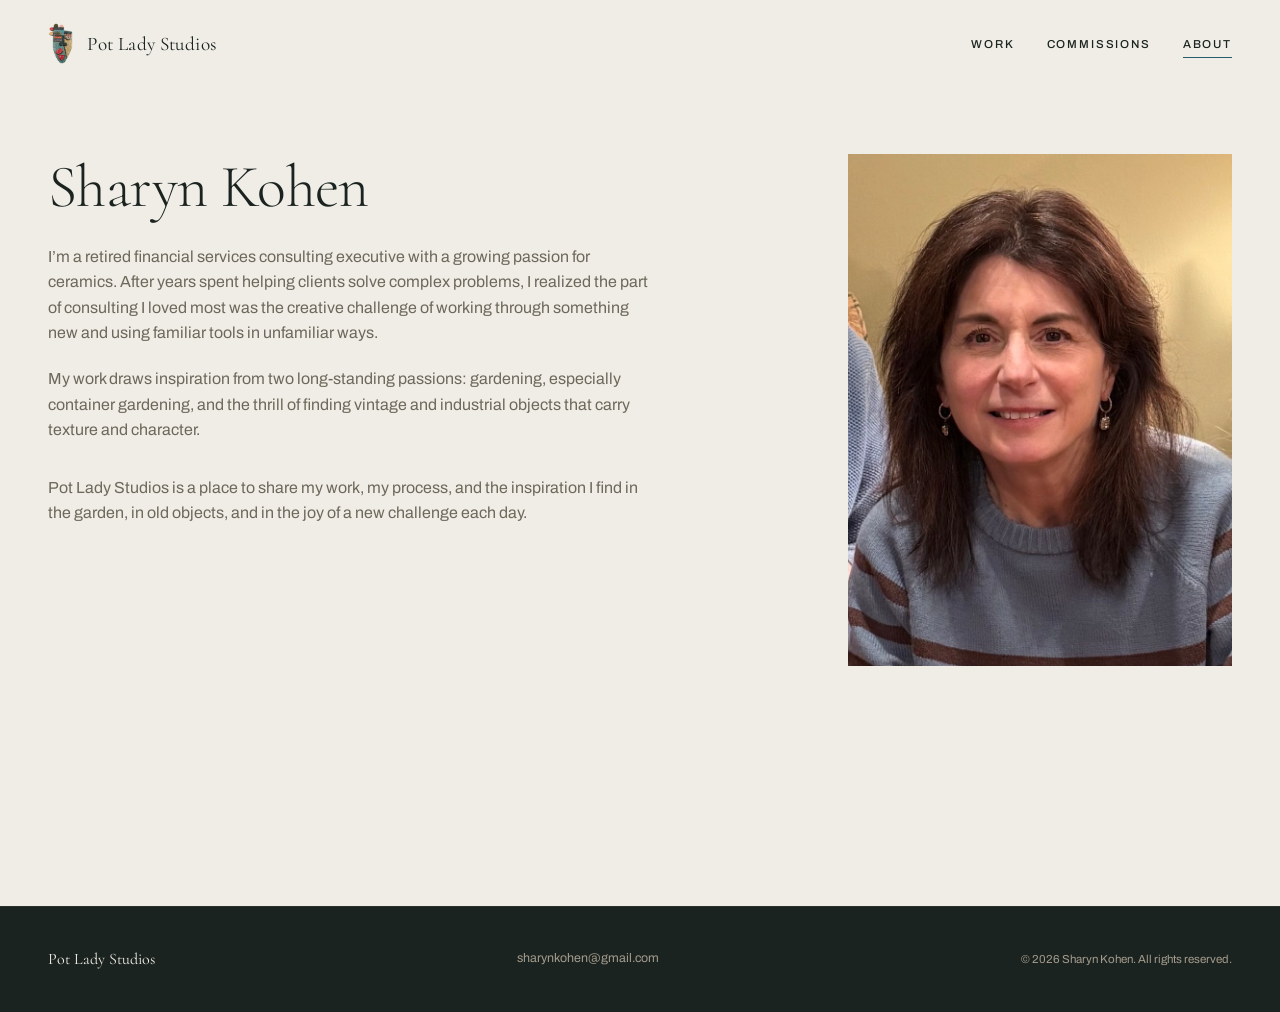
<file: about.html>
<!DOCTYPE html>
<html lang="en">
<head>
  <meta charset="UTF-8">
  <meta name="viewport" content="width=device-width, initial-scale=1.0">
  <title>About &mdash; Pot Lady Studios</title>
  <meta name="description" content="About Sharyn Kohen, the maker behind Pot Lady Studios handmade ceramics.">
  <link rel="icon" type="image/png" href="images/admin/favicon.png">
  <link rel="preconnect" href="https://fonts.googleapis.com">
  <link rel="preconnect" href="https://fonts.gstatic.com" crossorigin>
  <link href="https://fonts.googleapis.com/css2?family=Cormorant:ital,wght@0,300;0,400;0,500;1,300;1,400&family=Archivo:wght@300;400;500;600&display=swap" rel="stylesheet">
  <link rel="stylesheet" href="styles.css">
</head>
<body>

  <nav class="nav" id="nav">
    <a href="index.html" class="nav-mark" aria-label="Pot Lady Studios home">
      <img class="mark-img" src="images/admin/logo.png" alt="Pot Lady Studios">
      <span class="mark-text">Pot Lady Studios</span>
    </a>
    <div class="nav-links">
      <a href="index.html">Work</a>
      <a href="commissions.html" class="nav-cta">Commissions</a>
      <a href="about.html" aria-current="page">About</a>
    </div>
  </nav>

  <section class="about about-stacked" id="about">
    <div class="about-text reveal">
      <h2 class="section-title">Sharyn Kohen</h2>
      <p>I&rsquo;m a retired financial services consulting executive with a growing passion for ceramics. After years spent helping clients solve complex problems, I realized the part of consulting I loved most was the creative challenge of working through something new and using familiar tools in unfamiliar ways.</p>
      <p>My work draws inspiration from two long-standing passions: gardening, especially container gardening, and the thrill of finding vintage and industrial objects that carry texture and character.</p>
    </div>
    <div class="about-image reveal"><img src="images/admin/profile.jpg" alt="Portrait of Sharyn Kohen in the studio"></div>
    <div class="about-text reveal">
      <p>Pot Lady Studios is a place to share my work, my process, and the inspiration I find in the garden, in old objects, and in the joy of a new challenge each day.</p>
    </div>
  </section>

  <footer class="footer">
    <div class="footer-mark">
      <span>Pot Lady Studios</span>
    </div>
    <div class="footer-links">
      <a href="mailto:sharynkohen@gmail.com">sharynkohen@gmail.com</a>
    </div>
    <p class="footer-copy">&copy; 2026 Sharyn Kohen. All rights reserved.</p>
  </footer>

  <script>
    (function () {
      var nav = document.getElementById("nav");
      function onScroll() { nav.classList.toggle("is-scrolled", window.scrollY > 32); }
      window.addEventListener("scroll", onScroll, { passive: true });
      onScroll();

      var io = new IntersectionObserver(function (entries) {
        entries.forEach(function (e) {
          if (e.isIntersecting) {
            e.target.classList.add("is-visible");
            io.unobserve(e.target);
          }
        });
      }, { threshold: 0.12, rootMargin: "0px 0px -60px 0px" });
      document.querySelectorAll(".reveal").forEach(function (el) { io.observe(el); });
    })();
  </script>

</body>
</html>
</file>
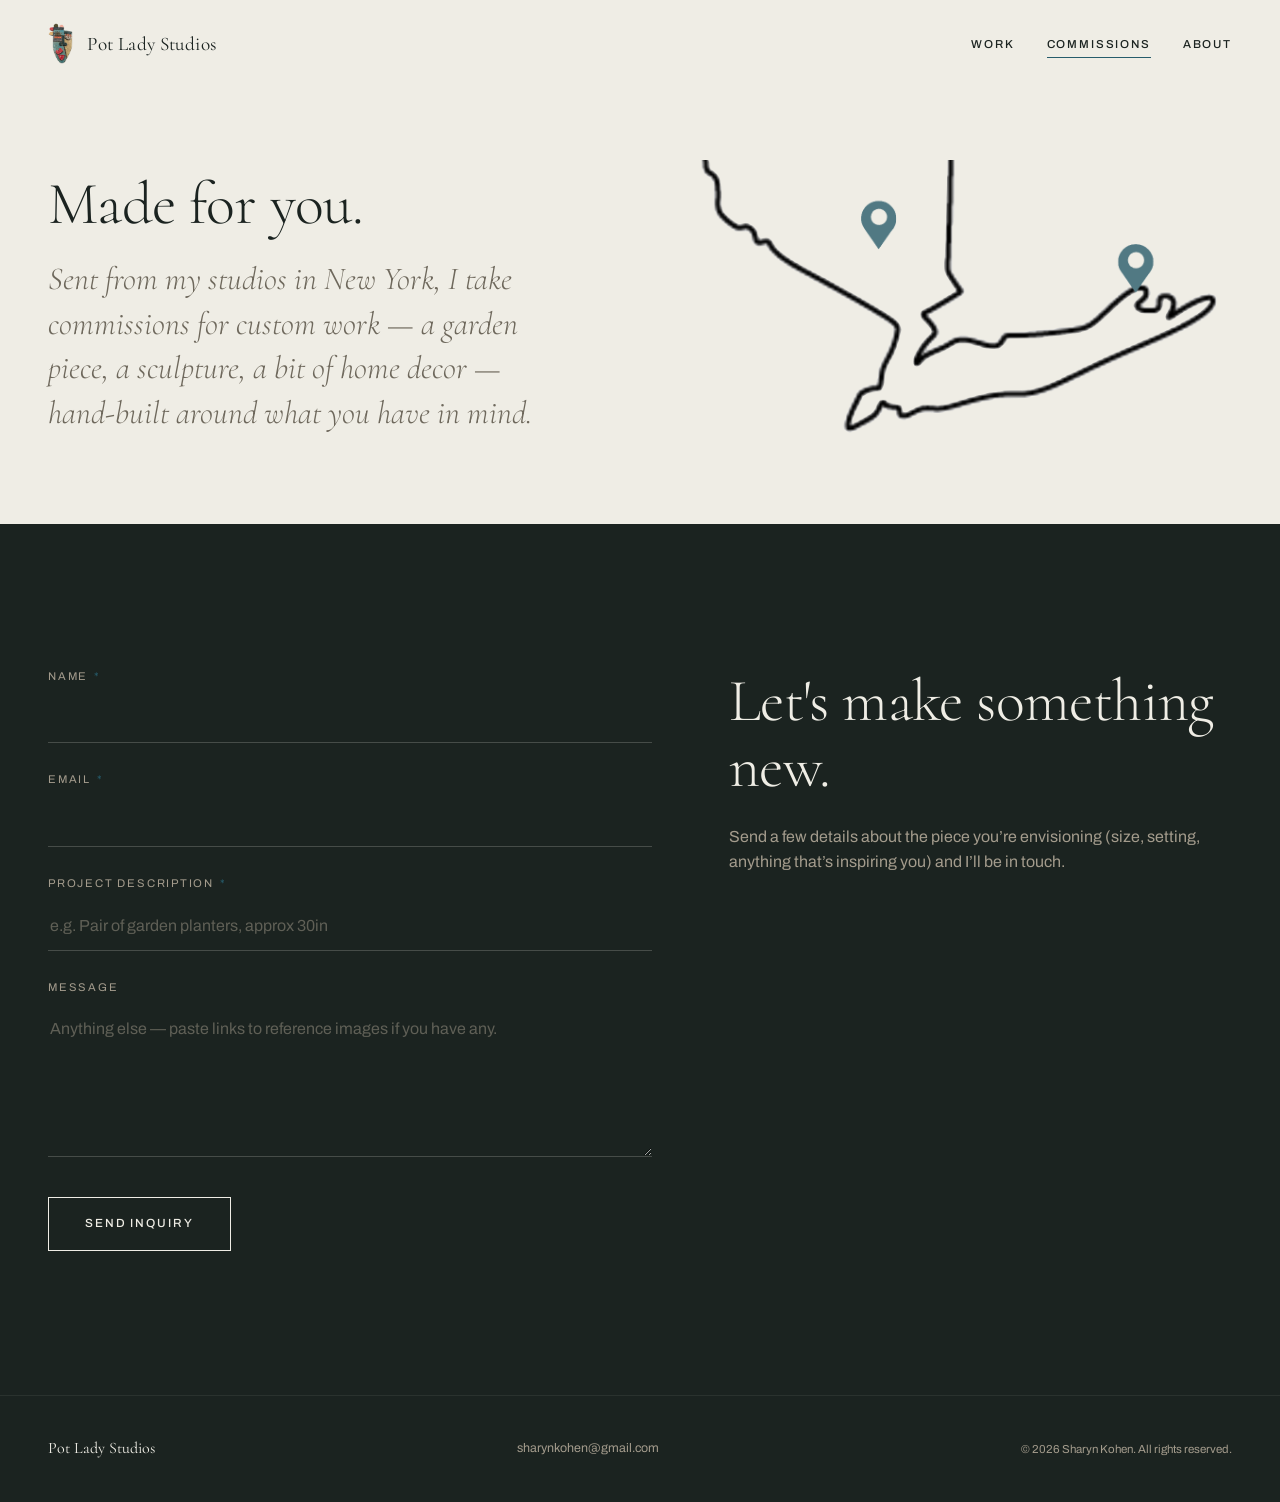
<file: commissions.html>
<!DOCTYPE html>
<html lang="en">
<head>
  <meta charset="UTF-8">
  <meta name="viewport" content="width=device-width, initial-scale=1.0">
  <title>Commissions &mdash; Pot Lady Studios</title>
  <meta name="description" content="Commission a custom hand-built ceramic piece from Sharyn Kohen &mdash; planters, vessels, and totems made to order.">
  <link rel="icon" type="image/png" href="images/admin/favicon.png">
  <link rel="preconnect" href="https://fonts.googleapis.com">
  <link rel="preconnect" href="https://fonts.gstatic.com" crossorigin>
  <link href="https://fonts.googleapis.com/css2?family=Cormorant:ital,wght@0,300;0,400;0,500;1,300;1,400&family=Archivo:wght@300;400;500;600&display=swap" rel="stylesheet">
  <link rel="stylesheet" href="styles.css">
</head>
<body>

  <nav class="nav" id="nav">
    <a href="index.html" class="nav-mark" aria-label="Pot Lady Studios home">
      <img class="mark-img" src="images/admin/logo.png" alt="Pot Lady Studios">
      <span class="mark-text">Pot Lady Studios</span>
    </a>
    <div class="nav-links">
      <a href="index.html">Work</a>
      <a href="commissions.html" class="nav-cta" aria-current="page">Commissions</a>
      <a href="about.html">About</a>
    </div>
  </nav>

  <section class="commissions-intro">
    <div class="commissions-intro-inner reveal">
      <h1 class="section-title">Made for you.</h1>
      <p class="commissions-lede">Sent from my studios in New York, I take commissions for custom work &mdash; a garden piece, a sculpture, a bit of home decor &mdash; hand-built around what you have in mind.</p>
    </div>
    <div class="commissions-map reveal">
      <img src="images/admin/ny-locations.png" alt="Map of southern New York with locations of Pot Lady Studios in Scarsdale and Mattituck">
    </div>
  </section>

  <section class="commissions" id="commissions">
    <div class="commissions-inner">
      <div class="commissions-text reveal">
        <h2 class="section-title">Let's make something new.</h2>
        <p>Send a few details about the piece you&rsquo;re envisioning (size, setting, anything that&rsquo;s inspiring you) and I&rsquo;ll be in touch.</p>
      </div>
      <form class="inquiry reveal" id="inquiry" method="POST" action="https://api.web3forms.com/submit">
        <input type="hidden" name="access_key" value="cf306f10-b3c1-4471-a8c5-974dda731b4b">
        <input type="hidden" name="subject" value="New commission inquiry — Pot Lady Studios">
        <input type="hidden" name="from_name" value="Pot Lady Studios Commissions">
        <input type="checkbox" name="botcheck" style="display:none" tabindex="-1" autocomplete="off">
        <p class="inquiry-error" id="inquiry-error" hidden>Something went wrong sending your note. Please try again, or email <a href="mailto:sharynkohen@gmail.com">sharynkohen@gmail.com</a> directly.</p>
        <div class="field">
          <label for="f-name">Name <span class="field-required" aria-hidden="true">*</span></label>
          <input id="f-name" type="text" name="name" autocomplete="name" required>
        </div>
        <div class="field">
          <label for="f-email">Email <span class="field-required" aria-hidden="true">*</span></label>
          <input id="f-email" type="email" name="email" autocomplete="email" required>
        </div>
        <div class="field">
          <label for="f-project">Project Description <span class="field-required" aria-hidden="true">*</span></label>
          <input id="f-project" type="text" name="project" placeholder="e.g. Pair of garden planters, approx 30in" required>
        </div>
        <div class="field">
          <label for="f-message">Message</label>
          <textarea id="f-message" name="message" rows="5" placeholder="Anything else — paste links to reference images if you have any."></textarea>
        </div>
        <button type="submit" class="submit">Send Inquiry</button>
        <div class="inquiry-success" id="inquiry-success" tabindex="-1" hidden>
          <p class="inquiry-success-headline">Got it, thank you!</p>
          <p class="inquiry-success-note">sharynkohen@gmail.com will reply by email within a few days.</p>
        </div>
      </form>
    </div>
  </section>

  <footer class="footer">
    <div class="footer-mark">
      <span>Pot Lady Studios</span>
    </div>
    <div class="footer-links">
      <a href="mailto:sharynkohen@gmail.com">sharynkohen@gmail.com</a>
    </div>
    <p class="footer-copy">&copy; 2026 Sharyn Kohen. All rights reserved.</p>
  </footer>

  <script>
    (function () {
      var nav = document.getElementById("nav");
      function onScroll() { nav.classList.toggle("is-scrolled", window.scrollY > 32); }
      window.addEventListener("scroll", onScroll, { passive: true });
      onScroll();

      var io = new IntersectionObserver(function (entries) {
        entries.forEach(function (e) {
          if (e.isIntersecting) {
            e.target.classList.add("is-visible");
            io.unobserve(e.target);
          }
        });
      }, { threshold: 0.12, rootMargin: "0px 0px -60px 0px" });
      document.querySelectorAll(".reveal").forEach(function (el) { io.observe(el); });

      var form = document.getElementById("inquiry");
      var success = document.getElementById("inquiry-success");
      var errEl = document.getElementById("inquiry-error");
      if (form && success) {
        form.addEventListener("submit", function (e) {
          e.preventDefault();
          if (errEl) errEl.hidden = true;
          var btn = form.querySelector(".submit");
          var label = btn.textContent;
          btn.disabled = true;
          btn.textContent = "Sending…";
          fetch("https://api.web3forms.com/submit", {
            method: "POST",
            body: new FormData(form)
          })
            .then(function (res) { return res.json().catch(function () { return {}; }); })
            .then(function (data) {
              if (!data || !data.success) throw new Error("submission failed");
              btn.textContent = "Sent";
              success.hidden = false;
              success.focus();
            })
            .catch(function () {
              btn.disabled = false;
              btn.textContent = label;
              if (errEl) errEl.hidden = false;
            });
        });
      }
    })();
  </script>

</body>
</html>
</file>
<file: styles.css>
:root {
  --bone: #efede5;
  --char: #1b2320;
  --umber: #6e685c;
  --umber-2: #a39b8c;
  --oxide: #265c6b;
  --celadon: #88a593;
  --max: 1440px;
  --gutter: clamp(1.25rem, 4vw, 3rem);
  --serif: "Cormorant", "Times New Roman", serif;
  --sans: "Archivo", system-ui, sans-serif;
}

* { box-sizing: border-box; margin: 0; padding: 0; }
html { scroll-behavior: smooth; scroll-padding-top: 5rem; }
body {
  font-family: var(--sans);
  font-weight: 400;
  background: var(--bone);
  color: var(--char);
  line-height: 1.6;
  -webkit-font-smoothing: antialiased;
  text-rendering: optimizeLegibility;
}
img, svg { display: block; max-width: 100%; }
a { color: inherit; text-decoration: none; }
button { font: inherit; background: none; border: none; cursor: pointer; color: inherit; }
input, select, textarea { font: inherit; }
::selection { background: var(--oxide); color: var(--bone); }

.eyebrow {
  font-family: var(--sans);
  font-size: 0.7rem;
  font-weight: 500;
  letter-spacing: 0.18em;
  text-transform: uppercase;
  color: var(--umber);
  margin-bottom: 1.5rem;
  display: flex;
  align-items: center;
  gap: 0.85rem;
}
.eyebrow::before {
  content: "";
  width: 2rem; height: 1px;
  background: currentColor;
}
.eyebrow-light { color: var(--umber-2); }

.section-title {
  font-family: var(--serif);
  font-weight: 300;
  font-size: clamp(2.25rem, 5vw, 3.75rem);
  line-height: 1.1;
  letter-spacing: -0.01em;
}

.hero-image img,
.about-image img {
  width: 100%; height: 100%;
  object-fit: cover;
}
/* Show the whole home-page top photo (nothing cropped); it sits centered
   inside the frame with a little breathing room if its shape differs. */
.hero-image img { object-fit: contain; object-position: center; }

/* ---------- Nav ---------- */
.nav {
  position: fixed; top: 0; left: 0; right: 0; z-index: 50;
  display: flex; justify-content: space-between; align-items: center;
  padding: 1.4rem var(--gutter);
  transition: background 0.3s ease, padding 0.3s ease, border-color 0.3s ease;
  border-bottom: 1px solid transparent;
}
.nav.is-scrolled {
  background: rgba(239, 237, 229, 0.92);
  backdrop-filter: blur(10px);
  -webkit-backdrop-filter: blur(10px);
  padding: 0.9rem var(--gutter);
  border-bottom-color: rgba(27, 35, 32, 0.08);
}
.nav-mark { display: flex; align-items: center; gap: 0.75rem; }
.mark-img { height: 2.75rem; width: auto; }
.nav.is-scrolled .mark-img { height: 2.3rem; }
.mark-text {
  font-family: var(--serif);
  font-size: 1.2rem;
  font-weight: 400;
  letter-spacing: 0.02em;
}
.nav-links { display: flex; gap: 2rem; align-items: center; }
.nav-links a {
  font-size: 0.72rem;
  font-weight: 500;
  letter-spacing: 0.16em;
  text-transform: uppercase;
  position: relative;
  padding: 0.3rem 0;
}
.nav-links a::after {
  content: "";
  position: absolute; left: 0; bottom: 0;
  width: 100%; height: 1px;
  background: var(--oxide);
  transform: scaleX(0); transform-origin: left;
  transition: transform 0.35s cubic-bezier(0.2, 0.6, 0.2, 1);
}
.nav-links a:hover::after,
.nav-links a[aria-current="page"]::after { transform: scaleX(1); }

/* ---------- Hero ---------- */
.hero {
  min-height: 100svh;
  max-width: var(--max);
  margin: 0 auto;
  padding: 0 var(--gutter);
  display: grid;
  grid-template-columns: 6fr 5fr;
  align-items: center;
  gap: clamp(2rem, 5vw, 5rem);
  position: relative;
}
.hero-text { padding-top: 3rem; }
.hero-title {
  font-family: var(--serif);
  font-weight: 300;
  font-size: clamp(3.25rem, 9.5vw, 7.5rem);
  line-height: 0.98;
  letter-spacing: -0.01em;
  margin: 0.25rem 0 2.25rem;
}
.hero-tag {
  font-size: 0.95rem;
  color: var(--umber);
  max-width: 28em;
  line-height: 1.75;
}
.hero-image { height: 72svh; align-self: center; }
.ph-hero { --tone: #a67c5b; }

.hero-collage { display: grid; grid-template-columns: 1.3fr 1fr; gap: 0.85rem; }
.hero-collage img { width: 100%; height: 100%; object-fit: cover; object-position: center; display: block; }
.collage-side { display: grid; grid-template-rows: 1fr 1fr; gap: 0.85rem; }

/* ---------- Work / Gallery ---------- */
.work {
  max-width: var(--max);
  margin: 0 auto clamp(5rem, 14vw, 11rem);
  padding: 0 var(--gutter);
}
.section-head { margin-bottom: 2.5rem; }

.filters {
  display: flex; flex-wrap: wrap; gap: 0.5rem 2.25rem;
  margin-bottom: 3rem;
  padding-top: 1.5rem;
  border-top: 1px solid rgba(27, 35, 32, 0.12);
}
.filter {
  font-size: 0.78rem;
  font-weight: 500;
  letter-spacing: 0.14em;
  text-transform: uppercase;
  color: var(--umber);
  padding: 0.4rem 0;
  position: relative;
  transition: color 0.2s ease;
}
.filter sup { font-size: 0.72em; margin-left: 0.4em; color: var(--umber-2); font-weight: 400; }
.filter::after {
  content: "";
  position: absolute; left: 0; bottom: 0;
  width: 100%; height: 2px; background: var(--oxide);
  transform: scaleX(0); transform-origin: left;
  transition: transform 0.35s cubic-bezier(0.2, 0.6, 0.2, 1);
}
.filter:hover { color: var(--char); }
.filter.is-active { color: var(--char); }
.filter.is-active::after { transform: scaleX(1); }

.gallery-grid { position: relative; opacity: 0; transition: opacity 0.4s ease; }
.gallery-grid.is-laid-out { opacity: 1; }
.grid-sizer, .piece { width: calc((100% - 3rem) / 3); }
.gutter-sizer { width: 1.5rem; }
.piece {
  position: relative;
  cursor: pointer;
  margin-bottom: 1.5rem;
}
.piece-media {
  position: relative;
  overflow: hidden;
  background: rgba(110, 104, 92, 0.08);
}
.piece img {
  width: 100%; height: auto; display: block;
  transition: transform 0.7s cubic-bezier(0.2, 0.6, 0.2, 1);
}
.piece-media::after {
  content: ""; position: absolute; inset: 0;
  background: linear-gradient(180deg, rgba(0,0,0,0) 45%, rgba(0,0,0,0.35));
  opacity: 0;
  transition: opacity 0.4s ease;
  pointer-events: none;
}
.piece:hover img { transform: scale(1.04); }
.piece:hover .piece-media::after { opacity: 1; }
.piece figcaption {
  position: absolute; left: 0; right: 0; bottom: 0;
  padding: 1rem 1.15rem;
  display: flex; justify-content: space-between; align-items: baseline; gap: 1rem;
  color: var(--bone);
  transform: translateY(0.6rem);
  opacity: 0;
  transition: opacity 0.4s ease, transform 0.4s ease;
  pointer-events: none;
}
.piece:hover figcaption { opacity: 1; transform: translateY(0); }
.piece-no { font-size: 0.7rem; letter-spacing: 0.14em; font-weight: 500; }
.piece-caption {
  font-family: "Cormorant", Georgia, serif;
  font-style: italic;
  font-size: 1rem;
  line-height: 1.3;
  color: #000;
  text-align: center;
  padding: 0.65rem 0.5rem 0;
}

/* Multi-photo pieces: a couple of stacked edges + a "+N" mark hint at the
   supporting shots before you tap, so the grid isn't a guessing game about
   which tiles hide more photos. Always visible (not hover-only) since touch
   devices have no hover state to reveal it on. */
.piece.has-extra .piece-media { overflow: visible; }
.piece-stack {
  position: absolute; inset: 0;
  background: rgba(110, 104, 92, 0.12);
  border: 1px solid rgba(27, 35, 32, 0.08);
}
.piece-stack.s1 { z-index: 1; transform: rotate(-5deg) scale(0.96); }
.piece-stack.s2 { z-index: 2; transform: rotate(4deg) scale(0.98); }
.piece.has-extra .piece-media > img { position: relative; z-index: 3; box-shadow: 0 3px 10px rgba(27, 35, 32, 0.2); }
.piece.has-extra .piece-media::after { z-index: 4; }
.piece-count {
  position: absolute; top: 0.6rem; right: 0.6rem; z-index: 5;
  background: rgba(27, 35, 32, 0.7);
  color: var(--bone);
  font-size: 0.68rem;
  font-weight: 600;
  letter-spacing: 0.02em;
  padding: 0.22rem 0.5rem;
  border-radius: 999px;
  pointer-events: none;
}
.piece figcaption { z-index: 6; }

/* ---------- About ---------- */
.about {
  max-width: var(--max);
  margin: 0 auto clamp(5rem, 14vw, 11rem);
  padding: clamp(7rem, 12vw, 10rem) var(--gutter) 0;
  display: grid;
  grid-template-columns: 5fr 7fr;
  gap: clamp(2rem, 6vw, 6rem);
  align-items: start;
}
/* Two-column layout: image floats to the right, text flows naturally on
   the left. Absolute positioning (rather than grid-row spanning) avoids
   the row-stretch gap between paragraphs. */
.about.about-stacked {
  display: block;
  position: relative;
  min-height: calc(24rem * 4 / 3 + clamp(7rem, 12vw, 10rem) + 4rem);
}
.about.about-stacked .about-text { max-width: 60%; }
.about.about-stacked .about-text:last-of-type { margin-top: clamp(1.25rem, 2.5vw, 2rem); }
.about.about-stacked .about-image {
  position: absolute;
  top: clamp(7rem, 12vw, 10rem);
  right: var(--gutter);
  width: 36%;
  max-width: 24rem;
}
.about-image { aspect-ratio: 3 / 4; }
.ph-portrait { --tone: #6b8490; }
.about-text .section-title { margin-bottom: 1.5rem; }
.about-text p { color: var(--umber); margin-bottom: 1.25rem; max-width: 38em; }
.about-meta {
  list-style: none;
  margin-top: 2rem;
  padding-top: 1.5rem;
  border-top: 1px solid rgba(27, 35, 32, 0.12);
  font-size: 0.76rem;
  letter-spacing: 0.12em;
  text-transform: uppercase;
  color: var(--umber);
}
.about-meta li { margin-bottom: 0.6rem; }

/* ---------- Commissions ---------- */
.commissions-intro {
  max-width: var(--max);
  margin: 0 auto;
  padding: clamp(7rem, 14vw, 10rem) var(--gutter) clamp(3rem, 6vw, 5rem);
  display: grid;
  grid-template-columns: 1fr 1fr;
  gap: clamp(2rem, 6vw, 5rem);
  align-items: center;
}
.commissions-intro-inner { max-width: 38rem; }
.commissions-map img { width: 100%; height: auto; display: block; }
.commissions-lede {
  font-family: var(--serif);
  font-weight: 300;
  font-style: italic;
  font-size: clamp(1.4rem, 2.6vw, 2rem);
  line-height: 1.4;
  color: var(--umber);
  margin-top: 1.25rem;
  text-wrap: balance;
}

.commissions {
  background: var(--char);
  color: var(--bone);
  padding: clamp(5rem, 12vw, 9rem) var(--gutter);
}
.commissions-inner {
  max-width: var(--max);
  margin: 0 auto;
  display: grid;
  grid-template-columns: 6fr 5fr;
  gap: clamp(2.5rem, 6vw, 6rem);
  align-items: start;
}
.commissions-inner .commissions-text { order: 2; }
.commissions-inner .inquiry { order: 1; }
.commissions-text .section-title { margin-bottom: 1.5rem; }
.commissions-text p { color: var(--umber-2); max-width: 30em; }

.inquiry { display: grid; gap: 1.75rem; }
.field { display: flex; flex-direction: column; gap: 0.55rem; }
.field label {
  font-size: 0.7rem; letter-spacing: 0.16em; text-transform: uppercase;
  color: var(--umber-2);
}
.field input, .field select, .field textarea {
  background: transparent;
  border: none;
  border-bottom: 1px solid rgba(239, 237, 229, 0.2);
  padding: 0.7rem 0.1rem;
  color: var(--bone);
  transition: border-color 0.25s ease;
  border-radius: 0;
}
.field input::placeholder, .field textarea::placeholder { color: rgba(163, 155, 140, 0.5); }
.field input:focus, .field select:focus, .field textarea:focus {
  outline: none;
  border-bottom-color: var(--oxide);
}
.field input:-webkit-autofill,
.field textarea:-webkit-autofill,
.field select:-webkit-autofill {
  -webkit-box-shadow: 0 0 0 1000px var(--char) inset;
  -webkit-text-fill-color: var(--bone);
  caret-color: var(--bone);
  transition: background-color 5000s ease-in-out 0s;
}
.field textarea { resize: vertical; min-height: 7rem; }

.field-required { color: var(--oxide); margin-left: 0.15rem; }
.submit {
  justify-self: start;
  margin-top: 0.75rem;
  padding: 1.05rem 2.25rem;
  background: transparent;
  border: 1px solid var(--bone);
  color: var(--bone);
  font-size: 0.74rem; letter-spacing: 0.16em; text-transform: uppercase;
  font-weight: 500;
  cursor: pointer;
  transition: background 0.2s ease, color 0.2s ease;
}
.submit:hover:not(:disabled) { background: var(--bone); color: var(--char); }
.submit:disabled { opacity: 0.5; cursor: default; }

.inquiry-success[hidden] { display: none; }
.inquiry-error {
  color: var(--oxide);
  font-size: 0.84rem;
  margin: 0;
}
.inquiry-error a { color: inherit; text-decoration: underline; }
.inquiry-success {
  display: grid; gap: 0.4rem;
  margin-top: -0.75rem;
  outline: none;
}
.inquiry-success-headline {
  font-family: "Cormorant", Georgia, serif;
  font-weight: 400;
  font-size: 1.35rem;
  line-height: 1.3;
  color: var(--bone);
  margin: 0;
}
.inquiry-success-note {
  color: var(--umber-2);
  font-size: 0.82rem;
  opacity: 0.85;
  margin: 0;
}

/* ---------- Footer ---------- */
.footer {
  background: var(--char);
  color: var(--umber-2);
  border-top: 1px solid rgba(239, 237, 229, 0.07);
  padding: 2.5rem var(--gutter);
  display: flex;
  justify-content: space-between;
  align-items: center;
  flex-wrap: wrap;
  gap: 1.5rem;
  font-size: 0.78rem;
}
.footer-mark { display: flex; align-items: center; gap: 0.7rem; color: var(--bone); font-family: var(--serif); font-size: 1rem; }
.footer-mark .mark { width: 1rem; height: 1rem; }
.footer-links { display: flex; gap: 1.75rem; }
.footer-links a { transition: color 0.2s ease; }
.footer-links a:hover { color: var(--bone); }
.footer-copy { font-size: 0.72rem; }

/* ---------- Lightbox ---------- */
.lightbox {
  position: fixed; inset: 0; z-index: 100;
  background: var(--bone);
  opacity: 0;
  pointer-events: none;
  transition: opacity 0.3s ease;
}
.lightbox.is-open { opacity: 1; pointer-events: auto; }
.lb-content {
  height: 100%;
  max-width: var(--max);
  margin: 0 auto;
  padding: 5.5rem var(--gutter) 3rem;
  display: grid;
  grid-template-columns: 7fr 4fr;
  gap: clamp(2rem, 5vw, 5rem);
  align-items: center;
}
.lb-image {
  height: 100%;
  min-width: 0;
  display: flex;
  flex-direction: column;
  align-items: center;
  justify-content: center;
  gap: 1rem;
}
#lb-img {
  max-height: min(78vh, 760px);
  max-width: 100%;
  width: auto; height: auto;
  object-fit: contain;
}
.lb-image.has-thumbs #lb-img { max-height: min(66vh, 660px); }
/* A piece can carry many supporting shots (e.g. a whole flower
   collection) — the strip scrolls horizontally within its own width
   instead of forcing the image and info column wider than the screen. */
.lb-thumbs {
  display: flex;
  gap: 0.6rem;
  max-width: 100%;
  overflow-x: auto;
  -webkit-overflow-scrolling: touch;
  padding-bottom: 0.2rem;
}
.lb-thumbs button {
  width: 3.25rem; height: 3.25rem;
  flex: none;
  border-radius: 0.3rem;
  overflow: hidden;
  opacity: 0.55;
  outline: 2px solid transparent;
  outline-offset: 2px;
  transition: opacity 0.2s ease, outline-color 0.2s ease;
}
.lb-thumbs button img { width: 100%; height: 100%; object-fit: cover; display: block; }
.lb-thumbs button:hover { opacity: 0.85; }
.lb-thumbs button.is-active { opacity: 1; outline-color: var(--oxide); }
.lb-info { align-self: center; }
.lb-counter {
  font-size: 0.72rem; letter-spacing: 0.16em; color: var(--umber);
  margin-bottom: 1rem; font-weight: 500;
}
.lb-eyebrow {
  font-size: 0.72rem; letter-spacing: 0.16em; text-transform: uppercase;
  color: var(--oxide); font-weight: 600; margin-bottom: 0.6rem;
}
.lb-info h3 {
  font-family: var(--serif); font-weight: 300;
  font-size: clamp(1.8rem, 3.5vw, 2.75rem);
  line-height: 1.15;
  margin-bottom: 1.75rem;
}
.lb-field { max-width: 32em; margin-bottom: 1.4rem; }
.lb-field-label {
  display: block;
  font-size: 0.68rem; letter-spacing: 0.14em; text-transform: uppercase;
  color: var(--umber-2); font-weight: 600; margin-bottom: 0.4rem;
}
.lb-field-text { color: var(--umber); font-size: 0.95rem; line-height: 1.6; }
.lb-inquire-line { font-size: 0.92rem; margin-top: 0.5rem; }
.lb-inquire-line a { border-bottom: 1px solid var(--oxide); transition: color 0.2s ease; }
.lb-inquire-line a:hover { color: var(--oxide); }
.lb-nav { display: contents; }
.lb-close, .lb-prev, .lb-next {
  position: absolute;
  width: 3rem; height: 3rem;
  display: grid; place-items: center;
  font-size: 1.35rem;
  color: var(--char);
  transition: color 0.2s ease, transform 0.2s ease;
  z-index: 2;
}
.lb-close:hover, .lb-prev:hover, .lb-next:hover { color: var(--oxide); }
.lb-prev:hover { transform: translate(-3px, -50%); }
.lb-next:hover { transform: translate(3px, -50%); }
.lb-close { top: 1.25rem; right: 1.25rem; font-size: 1.5rem; }
.lb-prev { left: 0.75rem; top: 50%; transform: translateY(-50%); }
.lb-next { right: 0.75rem; top: 50%; transform: translateY(-50%); }

/* ---------- Reveal ---------- */
.reveal {
  opacity: 0;
  transform: translateY(28px);
  transition: opacity 0.9s ease, transform 0.9s cubic-bezier(0.2, 0.6, 0.2, 1);
}
.reveal.is-visible { opacity: 1; transform: translateY(0); }

@media (prefers-reduced-motion: reduce) {
  html { scroll-behavior: auto; }
  .reveal { opacity: 1; transform: none; transition: none; }
  *, *::before, *::after { animation-duration: 0.01ms !important; transition-duration: 0.01ms !important; }
}

/* ---------- Responsive ---------- */
@media (max-width: 1024px) {
  .hero { padding-top: 6rem; padding-bottom: 4rem; min-height: auto; gap: 2rem; }
  .hero-text { padding-top: 0; }
  .hero-image { height: auto; aspect-ratio: 4 / 5; max-height: 60svh; align-self: start; }
  .about, .commissions-inner { grid-template-columns: 1fr; }
  .commissions-inner .commissions-text { order: 0; }
  .commissions-inner .inquiry { order: 0; }
  .about { gap: 2.5rem; }
  .about-text { order: -1; }
  .about-image { aspect-ratio: 4 / 5; max-width: 360px; max-height: 440px; margin: 0 auto; }
  /* Stacked variant on narrow widths: image returns to natural flow
     (between paragraph 2 and paragraph 3 per DOM order). */
  .about.about-stacked { min-height: 0; max-width: 42rem; }
  .about.about-stacked .about-text { max-width: none; }
  .about.about-stacked .about-image {
    position: static; top: auto; right: auto;
    width: auto; max-width: 22rem;
    margin: clamp(2rem, 4vw, 3rem) auto;
  }
  .about.about-stacked .about-text:last-of-type { margin-top: clamp(2rem, 4vw, 3rem); }
  .grid-sizer, .gallery-grid .piece { width: calc((100% - 1rem) / 2); }
  .gallery-grid .gutter-sizer { width: 1rem; }
  .gallery-grid .piece { margin-bottom: 1rem; }
  .lightbox { display: flex; flex-direction: column; overflow-y: auto; }
  .lb-content { grid-template-columns: 1fr; height: auto; overflow: visible; align-items: start; gap: 2rem; padding-top: 5rem; padding-bottom: 0; order: 1; flex: 0 0 auto; }
  #lb-img, .lb-image.has-thumbs #lb-img { max-height: 48vh; }
  .lb-nav {
    display: flex; order: 2; flex: 0 0 auto;
    align-items: center; justify-content: space-between;
    padding: 3rem var(--gutter) 3rem;
  }
  .lb-prev, .lb-next { position: static; top: auto; bottom: auto; transform: none; }
}
@media (max-width: 720px) {
  .hero { grid-template-columns: 1fr; padding-bottom: 3rem; gap: 2rem; }
  .hero-image { aspect-ratio: 5 / 4; max-width: 480px; max-height: 380px; margin: 0 auto; width: 100%; }
}
@media (max-width: 640px) {
  .grid-sizer, .gallery-grid .piece { width: calc((100% - 0.75rem) / 2); }
  .gallery-grid .gutter-sizer { width: 0.75rem; }
  .gallery-grid .piece { margin-bottom: 0.75rem; }
  .gallery-grid .piece figcaption { opacity: 1; transform: none; padding: 0.6rem 0.7rem; }
  .gallery-grid .piece-media::after { opacity: 0.85; background: linear-gradient(180deg, rgba(0,0,0,0) 55%, rgba(0,0,0,0.4)); }
  .piece-no { font-size: 0.6rem; }
  .piece-caption { font-size: 0.85rem; }
  .nav { padding: 1rem var(--gutter); }
  .nav-links { gap: 1.1rem; }
  .nav-links a { font-size: 0.64rem; letter-spacing: 0.12em; }
  .nav-cta { padding: 0.5rem 0.8rem; }
  .mark-text { display: none; }
  .hero { padding-top: 4.75rem; padding-bottom: 2.5rem; gap: 1.5rem; }
  .hero-text { padding-top: 0.5rem; }
  .hero-title { font-size: clamp(2.5rem, 13vw, 3.75rem); line-height: 1; margin: 0.25rem 0 1.25rem; }
  .hero-title br { display: none; }
  .hero-tag { font-size: 0.9rem; line-height: 1.6; max-width: 32em; }
  .hero-image { height: auto; aspect-ratio: 5 / 4; max-height: 320px; }

  /* About: clear nav, lead with text, cap image */
  .about { margin: 4.75rem auto 3rem; gap: 1.5rem; padding-top: 1rem; }
  .about-text { order: -1; }
  .about-image { aspect-ratio: 4 / 5; max-width: 280px; max-height: 350px; margin: 0 auto; }
  .about-text .section-title { font-size: 2rem; margin-bottom: 1rem; }
  .about-text p { font-size: 0.95rem; }

  /* Commissions intro */
  .commissions-intro { padding-top: 5.5rem; padding-bottom: 2rem; grid-template-columns: 1fr; gap: 1.75rem; }
  .commissions-lede { font-size: 1.2rem; }
  .commissions-map { max-width: 420px; margin: 0 auto; }

  .filters { gap: 0.5rem 1.4rem; }
  .footer { flex-direction: column; text-align: center; }
  .lb-prev:hover { transform: translateX(-3px); }
  .lb-next:hover { transform: translateX(3px); }
}
@media (max-width: 400px) {
  .hero-title { font-size: 2.25rem; }
  .hero-image { max-height: 260px; }
}
</file>
